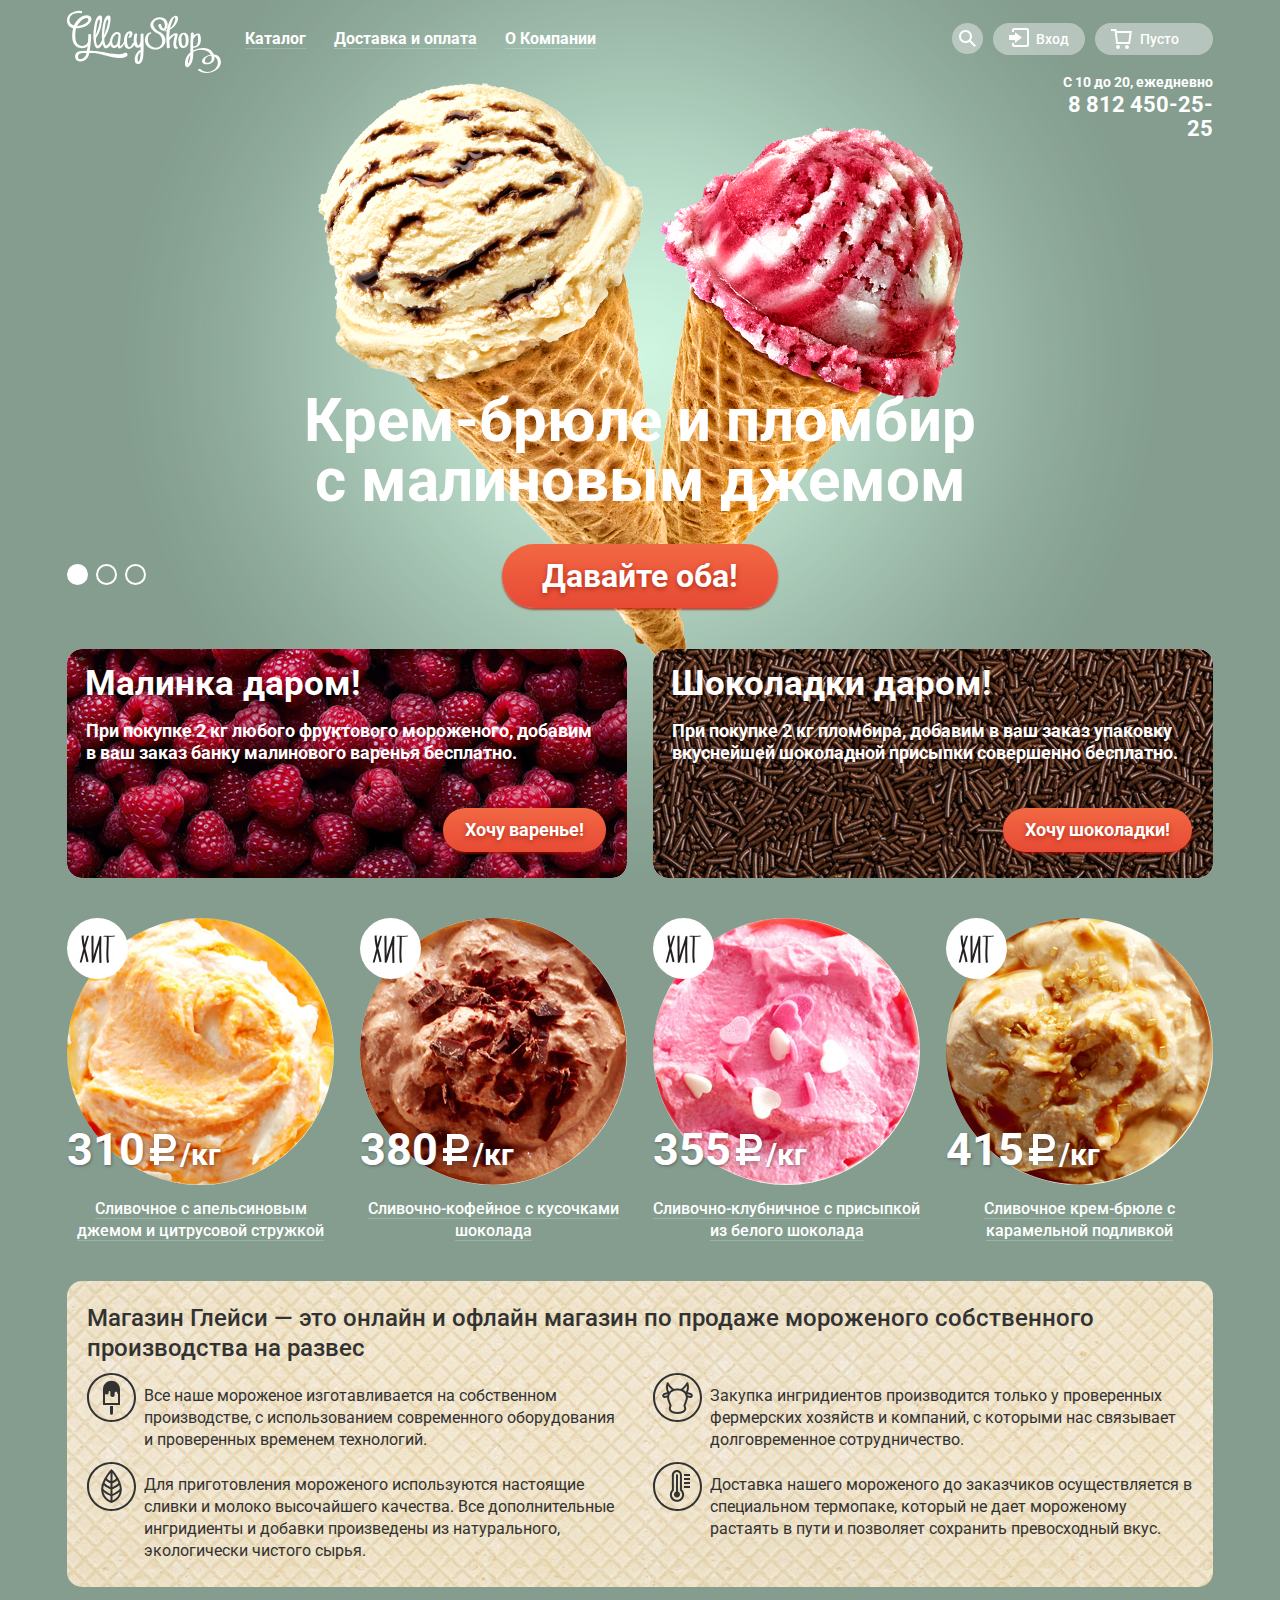
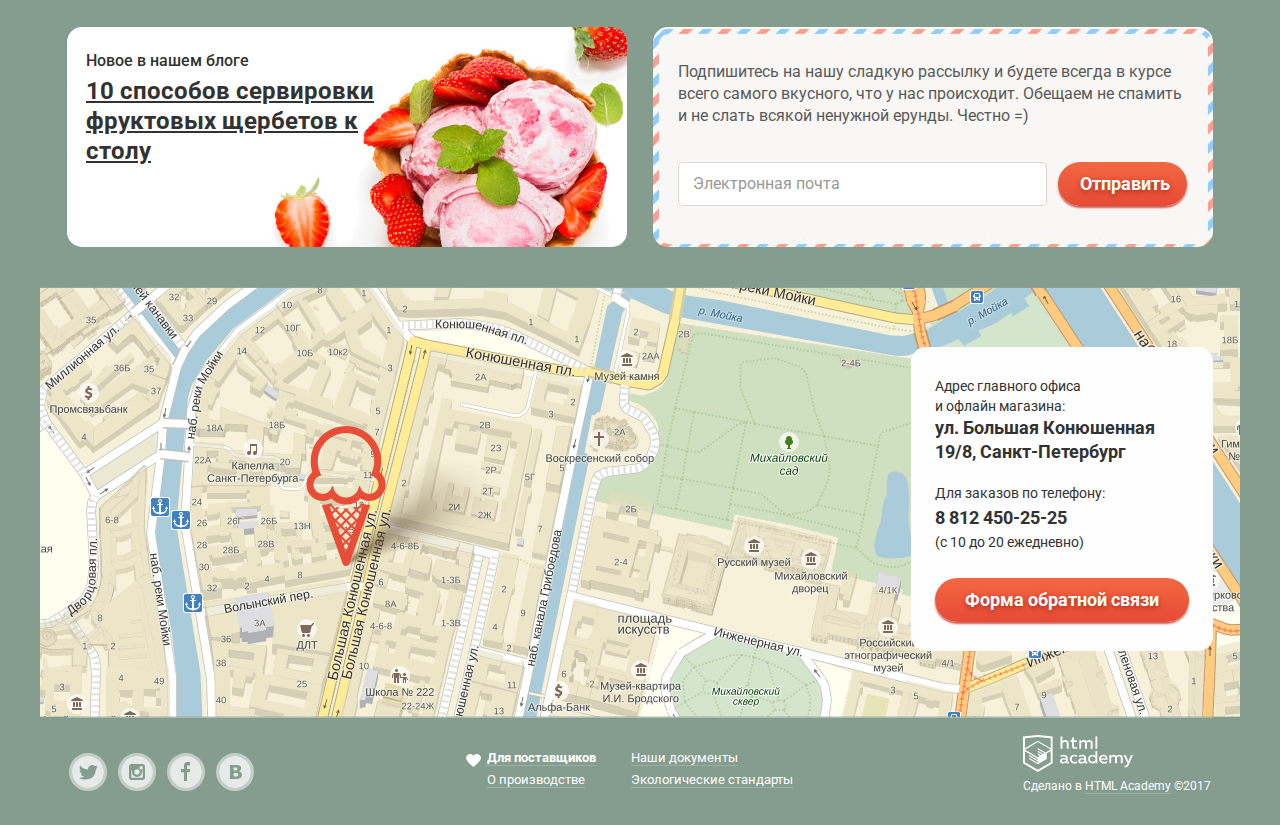
<file: index.html>
<!DOCTYPE html>
<html lang="ru">

<head>
    <meta charset="utf-8">
    <title>HTML Academy: Глейси</title>
    <link href="https://fonts.googleapis.com/css?family=Roboto:400,500,700" rel="stylesheet">
    <link href="css/normalize.css" rel="stylesheet">
    <link href="css/style.min.css" rel="stylesheet">
</head>

<body>
    <input type="radio" id="btn-1" name="toggle" checked>
    <input type="radio" id="btn-2" name="toggle">
    <input type="radio" id="btn-3" name="toggle">
    <div class="site-wrapper">
        <div class="content-wrapper">
            <header class="main-header container">
                <nav class="main-navigation">
                    <a class="main-header-logo">
                        <img src="img/logo.svg" alt="Логотип магазина мороженого «Глейси»" width="154" height="64">
                    </a>
                    <ul class="main-menu">
                        <li class="main-menu-item"><a href="#">Каталог</a>
                            <ul class="sub-menu">
                                <li class="brand-new"><a href="#">Новинки</a></li>
                                <li><a href="catalog.html">Сливочные</a></li>
                                <li><a href="#">Щербеты</a></li>
                                <li><a href="#">Фруктовый лед</a></li>
                                <li><a href="#">Мелорин</a></li>
                            </ul>
                        </li>
                        <li class="main-menu-item"><a href="#">Доставка и оплата</a></li>
                        <li class="main-menu-item"><a href="#">О Компании</a></li>
                    </ul>
                    <div class="user-navigation-wrapper">
                        <div class="user-navigation">
                            <button class="search" type="button"><span class="visually-hidden">Поиск</span></button>
                            <form class="search-form" action="https://echo.htmlacademy.ru" method="get">
                                <input id="search" type="search">
                                <div class="label-box">
                                    <label class="label-input label-input-search" for="search">Что ищем?</label>
                                </div>
                            </form>
                        </div>
                        <div class="user-navigation">
                            <a class="login-link" href="#">Вход</a>
                            <form class="login-form" action="https://echo.htmlacademy.ru" method="post">
                                <div>
                                    <input id="user-login" type="email" name="login">
                                    <div class="label-box">
                                        <label class="label-input" for="user-login">Электронная почта</label>
                                    </div>
                                </div>
                                <div>
                                    <input id="user-password" type="password" name="password">
                                    <div class="label-box">
                                        <label class="label-input" for="user-password">Пароль</label>
                                    </div>
                                </div>
                                <button class="btn btn-login" type="submit">Войти</button>
                                <p class="login-help">
                                    <a class="renew" href="#">Забыли пароль?</a>
                                    <a class="registration" href="#">Новая регистрация</a>
                                </p>
                            </form>
                        </div>
                        <div class="user-navigation">
                            <a class="cart-link-empty" href="cart.html">Пусто</a>
                        </div>
                    </div>
                </nav>
                <p class="header-contacts">
                    С 10 до 20, ежедневно
                    <a href="tel:88124502525">8 812 450-25-25</a>
                </p>
            </header>
            <main class="container">
                <h1 class="visually-hidden">Магазин по продаже мороженого «Глейси»</h1>
                <section class="promo-slider">
                    <h2 class="visually-hidden">Промо-акции нашего магазина</h2>
                    <div class="slide" id="slide1">
                        <h3 class="slide-title">Крем-брюле и пломбир с малиновым джемом</h3>
                        <a class="btn btn-slide" href="#">Давайте оба!</a>
                    </div>
                    <div class="slide" id="slide2">
                        <h3 class="slide-title">Шоколадный пломбир и лимонный сорбет</h3>
                        <a class="btn btn-slide" href="#">Давайте оба!</a>
                    </div>
                    <div class="slide" id="slide3">
                        <h3 class="slide-title">Пломбир с помадкой и клубничный щербет</h3>
                        <a class="btn btn-slide" href="#">Давайте оба!</a>
                    </div>
                    <div class="promo-slider-controls">
                        <label for="btn-1"></label>
                        <label for="btn-2"></label>
                        <label for="btn-3"></label>
                    </div>
                </section>
                <section class="bonus">
                    <h2 class="visually-hidden">Бонусы</h2>
                    <div class="bonus-item">
                        <h3>Малинка даром!</h3>
                        <p>
                            При покупке 2 кг любого фруктового мороженого, добавим в ваш заказ банку малинового варенья бесплатно.
                        </p>
                        <a class="btn btn-bonus" href="#">Хочу варенье!</a>
                    </div>
                    <div class="bonus-item">
                        <h3>Шоколадки даром!</h3>
                        <p>
                            При покупке 2 кг пломбира, добавим в ваш заказ упаковку вкуснейшей шоколадной присыпки совершенно бесплатно.
                        </p>
                        <a class="btn btn-bonus" href="#">Хочу шоколадки!</a>
                    </div>
                </section>
                <section class="hits">
                    <h2 class="visually-hidden">Популярные товары</h2>
                    <article class="product-item product-item-hits">
                        <figure class="round-shape">
                            <img src="img/creamy-orange-citrus.jpg" alt="Сливочное с апельсиновым джемом и цитрусовой стружкой" width="267" height="267">
                            <figcaption class="product-price">
                                310
                                <svg xmlns="http://www.w3.org/2000/svg" xmlns:xlink="http://www.w3.org/1999/xlink" x="0px" y="0px" width="31px" height="36px" viewBox="0 0 31 36" enable-background="new 0 0 31 36" xml:space="preserve">
                                    <path fill="#FFFFFF" d="M11,21h7.451c5.247,0,9.5-4.253,9.5-9.5S23.698,2,18.451,2H11H7.379H6v14H2v5h4v3H2v5h4v4h5
                                    v-4h15v-5H11V21z M11,7h7.451V6.97c2.501,0,4.529,2.028,4.529,4.53s-2.028,4.53-4.529,4.53V16H11V7z"/>
                                </svg>
                                <span>/кг</span>
                            </figcaption>
                        </figure>
                        <a class="product-description" href="#">Сливочное с апельсиновым джемом и цитрусовой стружкой</a>
                        <div class="product-preview-hover">
                            <a class="btn btn-preview" href="#">Быстрый просмотр</a>
                        </div>
                    </article>
                    <article class="product-item product-item-hits">
                        <figure class="round-shape">
                            <img src="img/creamy-coffee-chocolate.jpg" alt="Сливочно-кофейное с кусочками шоколада" width="267" height="267">
                            <figcaption class="product-price">
                                380
                                <svg xmlns="http://www.w3.org/2000/svg" xmlns:xlink="http://www.w3.org/1999/xlink" x="0px" y="0px" width="31px" height="36px" viewBox="0 0 31 36" enable-background="new 0 0 31 36" xml:space="preserve">
                                    <path fill="#FFFFFF" d="M11,21h7.451c5.247,0,9.5-4.253,9.5-9.5S23.698,2,18.451,2H11H7.379H6v14H2v5h4v3H2v5h4v4h5
                                    v-4h15v-5H11V21z M11,7h7.451V6.97c2.501,0,4.529,2.028,4.529,4.53s-2.028,4.53-4.529,4.53V16H11V7z"/>
                                </svg>
                                <span>/кг</span>
                            </figcaption>
                        </figure>
                        <a class="product-description" href="#">Сливочно-кофейное с кусочками шоколада</a>
                        <div class="product-preview-hover">
                            <a class="btn btn-preview" href="#">Быстрый просмотр</a>
                        </div>
                    </article>
                    <article class="product-item product-item-hits">
                        <figure class="round-shape">
                            <img src="img/creamy-strawberry-chocolate.jpg" alt="Сливочно-клубничное с присыпкой из белого шоколада" width="267" height="267">
                            <figcaption class="product-price">
                                355
                                <svg xmlns="http://www.w3.org/2000/svg" xmlns:xlink="http://www.w3.org/1999/xlink" x="0px" y="0px" width="31px" height="36px" viewBox="0 0 31 36" enable-background="new 0 0 31 36" xml:space="preserve">
                                    <path fill="#FFFFFF" d="M11,21h7.451c5.247,0,9.5-4.253,9.5-9.5S23.698,2,18.451,2H11H7.379H6v14H2v5h4v3H2v5h4v4h5
                                    v-4h15v-5H11V21z M11,7h7.451V6.97c2.501,0,4.529,2.028,4.529,4.53s-2.028,4.53-4.529,4.53V16H11V7z"/>
                                </svg>
                                <span>/кг</span>
                            </figcaption>
                        </figure>
                        <a class="product-description" href="#">Сливочно-клубничное с присыпкой из белого шоколада</a>
                        <div class="product-preview-hover">
                            <a class="btn btn-preview" href="#">Быстрый просмотр</a>
                        </div>
                    </article>
                    <article class="product-item product-item-hits">
                        <figure class="round-shape">
                            <img src="img/creamy-brulle-caramel.jpg" alt="Сливочное крем-брюле с карамельной подливкой" width="267" height="267">
                            <figcaption class="product-price">
                                415
                                <svg xmlns="http://www.w3.org/2000/svg" xmlns:xlink="http://www.w3.org/1999/xlink" x="0px" y="0px" width="31px" height="36px" viewBox="0 0 31 36" enable-background="new 0 0 31 36" xml:space="preserve">
                                    <path fill="#FFFFFF" d="M11,21h7.451c5.247,0,9.5-4.253,9.5-9.5S23.698,2,18.451,2H11H7.379H6v14H2v5h4v3H2v5h4v4h5
                                    v-4h15v-5H11V21z M11,7h7.451V6.97c2.501,0,4.529,2.028,4.529,4.53s-2.028,4.53-4.529,4.53V16H11V7z"/>
                                </svg>
                                <span>/кг</span>
                            </figcaption>
                        </figure>
                        <a class="product-description" href="#">Сливочное крем-брюле с карамельной подливкой</a>
                        <div class="product-preview-hover">
                            <a class="btn btn-preview" href="#">Быстрый просмотр</a>
                        </div>
                    </article>
                </section>
                <section class="features">
                    <h2 class="visually-hidden">Преимущества</h2>
                    <h3>Магазин Глейси — это онлайн и офлайн магазин по продаже мороженого собственного производства на развес</h3>
                    <div class="features-wrapper">
                        <p>
                            Все наше мороженое изготавливается на собственном производстве, с использованием современного оборудования и проверенных временем технологий.
                        </p>
                        <p>
                            Закупка ингридиентов производится только у проверенных фермерских хозяйств и компаний, с которыми нас связывает долговременное сотрудничество.
                        </p>
                        <p>
                            Для приготовления мороженого используются настоящие сливки и молоко высочайшего качества. Все дополнительные ингридиенты и добавки произведены из натурального, экологически чистого сырья.
                        </p>
                        <p>
                            Доставка нашего мороженого до заказчиков осуществляется в специальном термопаке, который не дает мороженому растаять в пути и позволяет сохранить превосходный вкус.
                        </p>
                    </div>
                </section>
                <div class="column-wrapper">
                    <article class="from-blog">
                        <h2>Новое в нашем блоге</h2>
                        <a href="#">10 способов сервировки фруктовых щербетов к столу</a>
                    </article>
                    <section class="subscription">
                        <h2 class="visually-hidden">Оформить подписку</h2>
                        <p>
                            Подпишитесь на нашу сладкую рассылку и будете всегда в курсе всего самого вкусного, что у нас происходит. Обещаем не спамить и не слать всякой ненужной ерунды. Честно &#61;&#41;
                        </p>
                        <form class="subscription-form" action="https://echo.htmlacademy.ru" method="post">
                            <div class="subscription-form-wrapper">
                                <input id="user-email" type="email" name="email">
                                <div class="label-box">
                                    <label class="label-input label-subscription" for="user-email">Электронная почта</label>
                                </div>
                            </div>
                            <button class="btn btn-subscription" type="submit">Отправить</button>
                        </form>
                    </section>
                </div>
            </main>
            <section class="contacts">
                <div class="map">
                    <h2 class="visually-hidden">Как до нас добраться</h2>
                    <iframe src="https://www.google.com/maps/embed?pb=!1m14!1m8!1m3!1d3997.301856430468!2d30.328125632293705!3d59.93793430034172!3m2!1i1024!2i768!4f13.1!3m3!1m2!1s0x4696310fca5ba729%3A0xea9c53d4493c879f!2sBolshaya+Konyushennaya+ul.%2C+19%2C+Sankt-Peterburg%2C+Russia%2C+191186!5e0!3m2!1sen!2sru!4v1504854177634" allowfullscreen></iframe>
                    <div>
                        <img src="img/map-with-pin.png" width="1200" height="430" alt="Офис магазина по адресу ул. Большая Конюшенная 19/8, Санкт-Петербург">
                    </div>
                </div>
                <div class="contacts-info-wrapper container">
                    <div class="contacts-info">
                        <h2 class="visually-hidden">Контактная информация</h2>
                        <span class="info info-address">Адрес главного офиса и офлайн магазина:</span>
                        <span class="contacts-address">ул. Большая Конюшенная 19/8, Санкт-Петербург</span>
                        <span class="info info-phone">Для заказов по телефону:</span>
                        <a class="contacts-phone" href="tel:88124502525">8 812 450-25-25</a>
                        <span class="info info-hours">&#40;с 10 до 20 ежедневно&#41;</span>
                        <a class="btn btn-feedback" href="feedback.html">Форма обратной связи</a>
                    </div>
                </div>
            </section>
            <footer class="main-footer container">
                <ul class="footer-social">
                    <li>
                        <a class="btn-social" href="#" target="_blank">
                            <span class="visually-hidden">Twitter</span>
                            <svg xmlns="http://www.w3.org/2000/svg" width="32" height="32" viewBox="0 0 32 32">
                                <path fill="currentColor"
                                d="M16 0C7.164 0 0 7.164 0 16c0 8.837 7.164 16 16 16 8.837 0 16-7.163 16-16 0-8.836-7.163-16-16-16zm7.944 12.809c-.251 6.516-3.463 10.832-10.992 10.702h-.486c-.447 0-4.543-.443-5.344-1.823 2.479.19 4.247-.406 5.12-1.136-1.048-.289-2.923-.461-3.251-2.848.384.104.618.221 1.299.113-1.307-.824-2.758-1.519-2.679-3.643.311.317 1.164.518 1.46.457-.768-.233-2.149-3.244-.974-4.781 1.984 1.79 4.075 3.482 7.804 3.643.227-2.214 1.24-3.699 3.168-4.325 1.84-.479 3.255.26 3.901 1.138.737-.224 1.453-.466 2.193-.685-.004.833-.569 1.463-.935 1.709.747.165 1.423-.475 1.423-.475-.184.963-1.094 1.725-1.707 1.954z"/>
                            </svg>
                        </a>
                    </li>
                    <li>
                        <a class="btn-social" href="#" target="_blank">
                            <span class="visually-hidden">Instagram</span>
                            <svg xmlns="http://www.w3.org/2000/svg" width="32px" height="32px" viewBox="0 0 32 32">
                                <g>
                                   <path fill="currentColor" d="M20.916,16c0,2.728-2.211,4.938-4.938,4.938S11.039,18.728,11.039,16c0-0.394,0.051-0.773,0.138-1.14
                                      h-0.897v6.838h11.396V14.86h-0.897C20.865,15.227,20.916,15.606,20.916,16z"/>
                                   <path fill="currentColor" d="M15.978,18.659c1.466,0,2.659-1.193,2.659-2.659s-1.193-2.659-2.659-2.659
                                      c-1.466,0-2.659,1.193-2.659,2.659S14.511,18.659,15.978,18.659z"/>
                                   <rect x="18.637" y="10.302" fill="currentColor" width="3.039" height="3.039"/>
                                   <path fill="currentColor" d="M16,0C7.164,0,0,7.164,0,16c0,8.837,7.164,16,16,16c8.837,0,16-7.163,16-16C32,7.164,24.837,0,16,0z
                                   M23.955,21.698c0,1.254-1.025,2.279-2.279,2.279H10.279C9.026,23.978,8,22.952,8,21.698V10.302c0-1.253,1.026-2.279,2.279-2.279
                                  h11.396c1.254,0,2.279,1.026,2.279,2.279V21.698z"/>
                                </g>
                            </svg>
                        </a>
                    </li>
                    <li>
                        <a class="btn-social" href="#" target="_blank">
                            <span class="visually-hidden">Facebook</span>
                            <svg xmlns="http://www.w3.org/2000/svg" width="32px" height="32px" viewBox="0 0 32 32">
                                <path fill="currentColor" d="M16,0C7.164,0,0,7.163,0,16s7.164,16,16,16c8.837,0,16-7.164,16-16S24.837,0,16,0z M20.062,9.455h-3.021
                                v3.444h3.021v3.445h-3.021v8.61h-3.021v-8.61H11v-3.445h3.021V9.455c0-1.902,1.353-3.445,3.021-3.445h3.021V9.455z"/>
                            </svg>
                        </a>
                    </li>
                    <li>
                        <a class="btn-social" href="#" target="_blank">
                            <span class="visually-hidden">Vkontakte</span>
                            <svg xmlns="http://www.w3.org/2000/svg" width="32" height="32" viewBox="0 0 32 32">
                                <g>
                                    <path fill="currentColor"
                                    d="M16.637 14.495c.402-.019.719-.082.951-.188.326-.145.54-.33.641-.559.101-.229.15-.496.15-.797 0-.232-.058-.465-.174-.697-.116-.232-.322-.405-.617-.517-.264-.1-.592-.155-.984-.165a76.242 76.242 0 0 0-1.652-.014h-.339v2.965h.565c.571 0 1.057-.009 1.459-.028zM18.118 17.084c-.282-.081-.672-.125-1.166-.132a127.97 127.97 0 0 0-1.55-.009h-.79v3.493h.264c1.014 0 1.74-.003 2.18-.009a3.2 3.2 0 0 0 1.212-.245c.377-.157.633-.364.774-.625s.214-.562.214-.9c0-.446-.088-.788-.261-1.03-.17-.241-.464-.423-.877-.543z"/>
                                    <path fill="currentColor"
                                    d="M16 0C7.164 0 0 7.164 0 16c0 8.837 7.164 16 16 16 8.837 0 16-7.163 16-16 0-8.836-7.163-16-16-16zm6.602 20.531a3.73 3.73 0 0 1-1.124 1.327c-.552.415-1.161.71-1.823.886s-1.501.264-2.519.264h-6.121V8.987h5.443c1.13 0 1.957.038 2.48.113a5.126 5.126 0 0 1 1.561.5c.533.27.929.632 1.189 1.087.26.455.392.975.392 1.558 0 .678-.179 1.278-.536 1.795-.358.518-.863.92-1.517 1.208v.075c.917.182 1.642.559 2.179 1.13.537.571.807 1.325.807 2.261 0 .678-.138 1.283-.411 1.817z"/>
                                </g>
                            </svg>
                        </a>
                    </li>
                </ul>
                <ul class="footer-navigation">
                    <li><a class="link-with-love" href="#">Для поставщиков</a></li>
                    <li><a href="#">Наши документы</a></li>
                    <li><a href="#">О производстве</a></li>
                    <li><a href="#">Экологические стандарты</a></li>
                </ul>
                <div class="copyright-wrapper">
                    <img src="img/logo-htmlacademy.svg" alt="Логотип разработчика нашего сайта «HTML Academy»" width="110" height="30">
                    <p class="footer-copyright">
                        Сделано в <a href="https://htmlacademy.ru" target="_blank">HTML Academy</a> &copy;2017
                    </p>
                </div>
            </footer>
            <section class="modal-feedback">
                <h2 class="visually-hidden">Форма обратной связи</h2>
                <b>Мы обязательно вам ответим!</b>
                <button class="btn-close" type="button">Закрыть</button>
                <form class="feedback-form" action="https://echo.htmlacademy.ru" method="post">
                    <div>
                        <input id="name" type="text" name="name">
                        <div class="label-box">
                            <label class="label-input" for="name">Как вас зовут?</label>
                        </div>
                    </div>
                    <div>
                        <input id="email" type="email" name="email">
                        <div class="label-box">
                            <label class="label-input" for="email">Ваша почта для ответа?</label>
                        </div>
                    </div>
                    <div>
                        <textarea id="feedback-field" name="feedback-text" rows="7" cols="30"></textarea>
                        <div class="label-box">
                            <label class="label-input label-textarea" for="feedback-field">Напишите что-нибудь...</label>
                        </div>
                    </div>
                    <button class="btn btn-modal" type="submit">Отправить</button>
                </form>
            </section>
        </div>
    </div>
    <script src="js/scripts.min.js"></script>
</body>
</html>
</file>
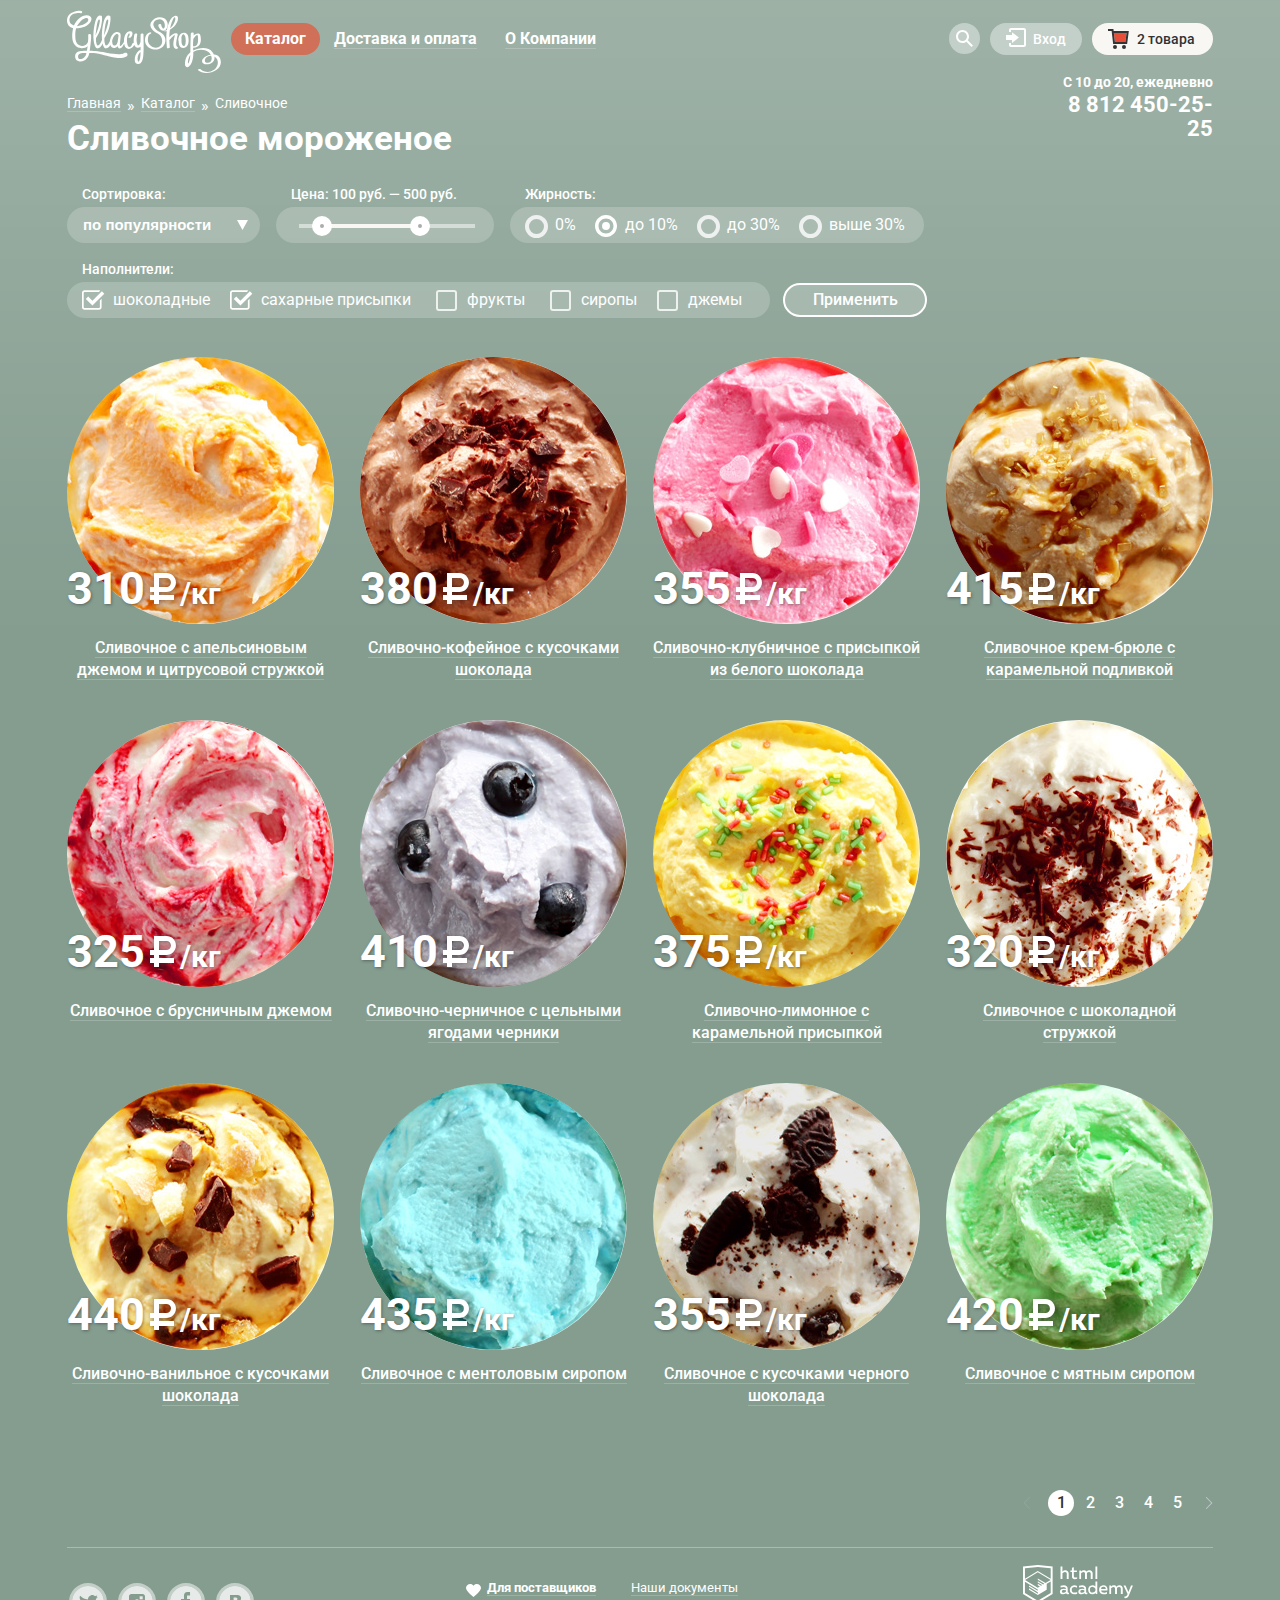
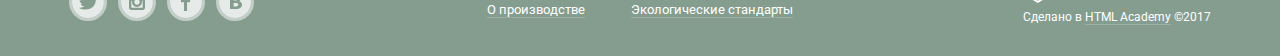
<file: catalog.html>
<!DOCTYPE html>
<html lang="ru">
<head>
    <meta charset="utf-8">
    <title>HTML Academy: Глейси - Каталог</title>
    <link href="https://fonts.googleapis.com/css?family=Roboto:400,500,700" rel="stylesheet">
    <link href="css/normalize.css" rel="stylesheet">
    <link href="css/style.min.css" rel="stylesheet">
</head>
<body class="catalog-page">
    <header class="main-header container">
        <nav class="main-navigation">
            <a class="main-header-logo" href="index.html">
                <img src="img/logo.svg" alt="Логотип магазина мороженого «Глейси»" width="154" height="64">
            </a>
            <ul class="main-menu">
                <li class="main-menu-item main-menu-current"><a href="#">Каталог</a>
                    <ul class="sub-menu">
                        <li class="brand-new"><a href="#">Новинки</a></li>
                        <li class="sub-menu-current"><a href="#">Сливочные</a></li>
                        <li><a href="#">Щербеты</a></li>
                        <li><a href="#">Фруктовый лед</a></li>
                        <li><a href="#">Мелорин</a></li>
                    </ul>
                </li>
                <li class="main-menu-item"><a href="#">Доставка и оплата</a></li>
                <li class="main-menu-item"><a href="#">О Компании</a></li>
            </ul>
            <div class="user-navigation-wrapper">
                <div class="user-navigation">
                    <button class="search" type="button">
                       <span class="visually-hidden">Поиск</span>
                    </button>
                    <form class="search-form" action="https://echo.htmlacademy.ru" method="get">
                        <input id="search" type="search">
                        <div class="label-box">
                            <label class="label-input label-input-search" for="search">Что ищем?</label>
                        </div>
                    </form>  
                </div>
                <div class="user-navigation">
                    <a class="login-link" href="#">Вход</a>
                    <form class="login-form" action="https://echo.htmlacademy.ru" method="post">
                        <div>
                            <input id="user-login" type="email" name="login">
                            <div class="label-box">
                                <label class="label-input" for="user-login">Электронная почта</label>
                            </div>
                        </div>
                        <div>
                            <input id="user-password" type="password" name="password">
                            <div class="label-box">
                                <label class="label-input" for="user-password">Пароль</label>
                            </div>
                        </div>
                        <button class="btn btn-login" type="submit">Войти</button>
                        <p class="login-help">
                            <a class="renew" href="#">Забыли пароль?</a>
                            <a class="registration" href="#">Новая регистрация</a>
                        </p>
                    </form>
                </div>
                <div class="user-navigation">
                    <a class="cart-link-order" href="cart.html">2 товара</a>
                    <section class="cart-order">
                        <h3 class="visually-hidden">Корзина с товарами</h3>
                        <table class="cart-table">
                            <tbody>
                                <tr class="cart-table-row">
                                    <td class="cart-table-cell-col1"><button class="btn-cart-remove" type="button"><span class="visually-hidden">Удалить</span></button></td>
                                    <td class="cart-table-cell-col2"><img src="img/mini-creamy-orange.jpg" alt="Пломбир с апельсиновым джемом" width="33" height="33"></td>
                                    <td class="cart-table-cell-col3"><a href="#">Пломбир с апельсиновым джемом</a></td>
                                    <td class="cart-table-cell-col4">1,5 кг</td>
                                    <td class="cart-table-cell-col5">х 200 руб.</td>
                                    <td class="cart-table-cell-col6">300 руб.</td>
                                </tr>
                                <tr class="cart-table-row2">
                                    <td class="cart-table-cell-col1"><button class="btn-cart-remove" type="button"><span class="visually-hidden">Удалить</span></button></td>
                                    <td class="cart-table-cell-col2"><img src="img/mini-creamy-strawberry-chocolate.jpg" alt="Клубничный пломбир с присыпкой из белого шоколада" width="33" height="33"></td>
                                    <td class="cart-table-cell-col3"><a href="#">Клубничный пломбир с присыпкой из белого шоколада</a></td>
                                    <td class="cart-table-cell-col4">1,5 кг</td>
                                    <td class="cart-table-cell-col5"> х 300 руб.</td>
                                    <td class="cart-table-cell-col6">450 руб.</td>
                                </tr>
                            </tbody>
                        </table>
                        <p class="cart-table-total">
                            Итого: 750 руб.
                        </p>
                        <a class="btn btn-order" href="cart.html">Оформить заказ</a>
                    </section>
                </div>
            </div>
        </nav>       
        <div class="catalog-header-wrapper">
            <ul class="breadcrumbs">
                <li><a href="index.html">Главная</a></li>
                <li><a href="#">Каталог</a></li>
                <li class="breadcrumbs-current"><a>Сливочное</a></li>
            </ul>            
            <p class="header-contacts">
                С 10 до 20, ежедневно
                <a href="tel:88124502525">8 812 450-25-25</a>
            </p>
        </div>     
    </header>
    <main class="container">
        <h1>Сливочное мороженое</h1>
        <section class="filters">
            <h2 class="visually-hidden">Фильтры товаров</h2>
            <form class="filters-form" method="get" action="https://echo.htmlacademy.ru">
                <fieldset class="filters-sort">
                    <legend>Сортировка:</legend>
                    <select class="filters-select-sort" name="sort-by">
                        <option value="by-popularity" selected>по популярности</option>
                        <option value="price-low-to-high">сначала недорогие</option>
                        <option value="price-high-to-low">сначала дорогие</option>
                        <option value="by-richness">по жирности</option>
                    </select>
                </fieldset>
                <fieldset class="filters-price">
                    <legend>Цена: 100 руб. — 500 руб.</legend>
                    <div class="price-range">
                        <div class="price-slide"></div>
                        <div class="price-pointer">
                            <div class="pointer-left"></div>
                            <div class="pointer-right"></div>
                        </div>
                    </div>
                </fieldset>
                <fieldset class="filters-richness">
                    <legend>Жирность:</legend>
                    <ul>
                        <li>
                            <label class="filters-radio" for="filter-fat-free">
                                <input class="visually-hidden filter-input-radio" id="filter-fat-free" type="radio" name="richness" value="fat-free">
                                <span class="radio-indicator"></span>
                                0&#37;
                            </label>
                        </li>
                        <li>
                            <label class="filters-radio" for="filter-before-10">
                                <input class="visually-hidden filter-input-radio" id="filter-before-10" type="radio" name="richness" value="before-10%" checked>
                                <span class="radio-indicator"></span>
                                до 10&#37;
                            </label>
                        </li>
                        <li>
                           <label  class="filters-radio" for="filter-before-30">
                                <input class="visually-hidden filter-input-radio" id="filter-before-30" type="radio" name="richness" value="before-30%">
                                <span class="radio-indicator"></span>
                                до 30&#37;
                            </label>
                        </li>
                        <li>
                           <label class="filters-radio" for="filter-after-30">
                                <input class="visually-hidden filter-input-radio" id="filter-after-30" type="radio" name="richness" value="after-30%">
                                <span class="radio-indicator"></span>
                                выше 30&#37;
                            </label>
                        </li>
                    </ul>
                </fieldset>
                <fieldset class="filters-fillings">
                    <legend>Наполнители:</legend>
                    <ul>
                        <li>
                            <label class="filters-checkbox" for="filter-chocolate">
                                <input class="visually-hidden filter-input-checkbox" id="filter-chocolate" type="checkbox" name="chocolate" checked>
                                <span class="checkbox-indicator"></span>
                                шоколадные
                            </label>
                        </li>
                        <li>
                            <label class="filters-checkbox"  for="filter-sugar">
                                <input class="visually-hidden filter-input-checkbox" id="filter-sugar" type="checkbox" name="sugar" checked>
                                <span class="checkbox-indicator"></span>
                                сахарные присыпки
                            </label>
                        </li>
                        <li class="fillings-fruits">
                            <label class="filters-checkbox"  for="filter-fruits">
                                <input class="visually-hidden filter-input-checkbox" id="filter-fruits" type="checkbox" name="fruits">
                                <span class="checkbox-indicator"></span>
                                фрукты
                            </label>
                        </li>
                        <li>
                            <label class="filters-checkbox"  for="filter-syrups">
                                <input class="visually-hidden filter-input-checkbox" id="filter-syrups" type="checkbox" name="syrups">
                                <span class="checkbox-indicator"></span>
                                сиропы
                            </label>
                        </li>
                        <li class="fillings-jams">
                            <label class="filters-checkbox"  for="filter-jams">
                                <input class="visually-hidden filter-input-checkbox" id="filter-jams" type="checkbox" name="jams">
                                <span class="checkbox-indicator"></span>
                                джемы
                            </label>
                        </li>
                    </ul>
                </fieldset>
                <button class="btn-filters" type="submit">Применить</button>
            </form>
        </section>
        <section class="product">
            <h2 class="visually-hidden">Список сливочного мороженого</h2>
            <article class="product-item">
                <figure class="round-shape">
                    <img src="img/creamy-orange-citrus.jpg" alt="Сливочное с апельсиновым джемом и цитрусовой стружкой" width="267" height="267">
                    <figcaption class="product-price">
                        310
                        <svg xmlns="http://www.w3.org/2000/svg" xmlns:xlink="http://www.w3.org/1999/xlink" x="0px" y="0px" width="31px" height="36px" viewBox="0 0 31 36" enable-background="new 0 0 31 36" xml:space="preserve">
                            <path fill="#FFFFFF" d="M11,21h7.451c5.247,0,9.5-4.253,9.5-9.5S23.698,2,18.451,2H11H7.379H6v14H2v5h4v3H2v5h4v4h5
                            v-4h15v-5H11V21z M11,7h7.451V6.97c2.501,0,4.529,2.028,4.529,4.53s-2.028,4.53-4.529,4.53V16H11V7z"/>
                        </svg>
                        <span>/кг</span>
                    </figcaption>
                </figure>
                <a class="product-description" href="#">Сливочное с апельсиновым джемом и цитрусовой стружкой</a>
                <div class="product-preview-hover">
                    <a class="btn btn-preview" href="#">Быстрый просмотр</a>
                </div>
            </article>
            <article class="product-item">
                <figure class="round-shape">
                    <img src="img/creamy-coffee-chocolate.jpg" alt="Сливочно-кофейное с кусочками шоколада" width="267" height="267">
                    <figcaption class="product-price">
                        380
                        <svg xmlns="http://www.w3.org/2000/svg" xmlns:xlink="http://www.w3.org/1999/xlink" x="0px" y="0px" width="31px" height="36px" viewBox="0 0 31 36" enable-background="new 0 0 31 36" xml:space="preserve">
                            <path fill="#FFFFFF" d="M11,21h7.451c5.247,0,9.5-4.253,9.5-9.5S23.698,2,18.451,2H11H7.379H6v14H2v5h4v3H2v5h4v4h5
                            v-4h15v-5H11V21z M11,7h7.451V6.97c2.501,0,4.529,2.028,4.529,4.53s-2.028,4.53-4.529,4.53V16H11V7z"/>
                        </svg>
                        <span>/кг</span>
                    </figcaption>
                </figure>
                <a class="product-description" href="#">Сливочно-кофейное с кусочками шоколада</a>
                <div class="product-preview-hover">
                    <a class="btn btn-preview" href="#">Быстрый просмотр</a>
                </div>
            </article>
            <article class="product-item">
                <figure class="round-shape">
                    <img src="img/creamy-strawberry-chocolate.jpg" alt="Сливочно-клубничное с присыпкой из белого шоколада" width="267" height="267">
                    <figcaption class="product-price">
                        355
                        <svg xmlns="http://www.w3.org/2000/svg" xmlns:xlink="http://www.w3.org/1999/xlink" x="0px" y="0px" width="31px" height="36px" viewBox="0 0 31 36" enable-background="new 0 0 31 36" xml:space="preserve">
                            <path fill="#FFFFFF" d="M11,21h7.451c5.247,0,9.5-4.253,9.5-9.5S23.698,2,18.451,2H11H7.379H6v14H2v5h4v3H2v5h4v4h5
                            v-4h15v-5H11V21z M11,7h7.451V6.97c2.501,0,4.529,2.028,4.529,4.53s-2.028,4.53-4.529,4.53V16H11V7z"/>
                        </svg>
                        <span>/кг</span>
                    </figcaption>
                </figure>
                <a class="product-description" href="#">Сливочно-клубничное с присыпкой из белого шоколада</a>
                <div class="product-preview-hover">
                    <a class="btn btn-preview" href="#">Быстрый просмотр</a>
                </div>
            </article>
            <article class="product-item">
                <figure class="round-shape">
                    <img src="img/creamy-brulle-caramel.jpg" alt="Сливочное крем-брюле с карамельной подливкой" width="267" height="267">
                    <figcaption class="product-price">
                        415
                        <svg xmlns="http://www.w3.org/2000/svg" xmlns:xlink="http://www.w3.org/1999/xlink" x="0px" y="0px" width="31px" height="36px" viewBox="0 0 31 36" enable-background="new 0 0 31 36" xml:space="preserve">
                            <path fill="#FFFFFF" d="M11,21h7.451c5.247,0,9.5-4.253,9.5-9.5S23.698,2,18.451,2H11H7.379H6v14H2v5h4v3H2v5h4v4h5
                            v-4h15v-5H11V21z M11,7h7.451V6.97c2.501,0,4.529,2.028,4.529,4.53s-2.028,4.53-4.529,4.53V16H11V7z"/>
                        </svg>
                        <span>/кг</span>
                    </figcaption>
                </figure>
                <a class="product-description" href="#">Сливочное крем-брюле с карамельной подливкой</a>
                <div class="product-preview-hover">
                    <a class="btn btn-preview" href="#">Быстрый просмотр</a>
                </div>
            </article>
            <article class="product-item">
                <figure class="round-shape">
                    <img src="img/creamy-lingonberry.jpg" alt="Сливочное с брусничным джемом" width="267" height="267">
                    <figcaption class="product-price">
                        325
                        <svg xmlns="http://www.w3.org/2000/svg" xmlns:xlink="http://www.w3.org/1999/xlink" x="0px" y="0px" width="31px" height="36px" viewBox="0 0 31 36" enable-background="new 0 0 31 36" xml:space="preserve">
                            <path fill="#FFFFFF" d="M11,21h7.451c5.247,0,9.5-4.253,9.5-9.5S23.698,2,18.451,2H11H7.379H6v14H2v5h4v3H2v5h4v4h5
                            v-4h15v-5H11V21z M11,7h7.451V6.97c2.501,0,4.529,2.028,4.529,4.53s-2.028,4.53-4.529,4.53V16H11V7z"/>
                        </svg>
                        <span>/кг</span>
                    </figcaption>
                </figure>
                <a class="product-description" href="#">Сливочное с брусничным джемом</a>
                <div class="product-preview-hover">
                    <a class="btn btn-preview" href="#">Быстрый просмотр</a>
                </div>
            </article>
            <article class="product-item">
                <figure class="round-shape">
                    <img src="img/creamy-blueberry.jpg" alt="Сливочно-черничное с цельными ягодами черники" width="267" height="267">
                    <figcaption class="product-price">
                        410
                        <svg xmlns="http://www.w3.org/2000/svg" xmlns:xlink="http://www.w3.org/1999/xlink" x="0px" y="0px" width="31px" height="36px" viewBox="0 0 31 36" enable-background="new 0 0 31 36" xml:space="preserve">
                            <path fill="#FFFFFF" d="M11,21h7.451c5.247,0,9.5-4.253,9.5-9.5S23.698,2,18.451,2H11H7.379H6v14H2v5h4v3H2v5h4v4h5
                            v-4h15v-5H11V21z M11,7h7.451V6.97c2.501,0,4.529,2.028,4.529,4.53s-2.028,4.53-4.529,4.53V16H11V7z"/>
                        </svg>
                        <span>/кг</span>
                    </figcaption>
                </figure>
                <a class="product-description" href="#">Сливочно-черничное с цельными ягодами черники</a>
                <div class="product-preview-hover">
                    <a class="btn btn-preview" href="#">Быстрый просмотр</a>
                </div>
            </article>
            <article class="product-item">
                <figure class="round-shape">
                    <img src="img/creamy-lemon-caramel.jpg" alt="Сливочно-лимонное с карамельной присыпкой" width="267" height="267">
                    <figcaption class="product-price">
                        375
                        <svg xmlns="http://www.w3.org/2000/svg" xmlns:xlink="http://www.w3.org/1999/xlink" x="0px" y="0px" width="31px" height="36px" viewBox="0 0 31 36" enable-background="new 0 0 31 36" xml:space="preserve">
                            <path fill="#FFFFFF" d="M11,21h7.451c5.247,0,9.5-4.253,9.5-9.5S23.698,2,18.451,2H11H7.379H6v14H2v5h4v3H2v5h4v4h5
                            v-4h15v-5H11V21z M11,7h7.451V6.97c2.501,0,4.529,2.028,4.529,4.53s-2.028,4.53-4.529,4.53V16H11V7z"/>
                        </svg>
                        <span>/кг</span>
                    </figcaption>
                </figure>
                <a class="product-description" href="#">Сливочно-лимонное с карамельной присыпкой</a>
                <div class="product-preview-hover">
                    <a class="btn btn-preview" href="#">Быстрый просмотр</a>
                </div>
            </article>
            <article class="product-item">
                <figure class="round-shape">
                    <img src="img/creamy-chocolate.jpg" alt="Сливочное с шоколадной стружкой" width="267" height="267">
                    <figcaption class="product-price">
                        320
                        <svg xmlns="http://www.w3.org/2000/svg" xmlns:xlink="http://www.w3.org/1999/xlink" x="0px" y="0px" width="31px" height="36px" viewBox="0 0 31 36" enable-background="new 0 0 31 36" xml:space="preserve">
                            <path fill="#FFFFFF" d="M11,21h7.451c5.247,0,9.5-4.253,9.5-9.5S23.698,2,18.451,2H11H7.379H6v14H2v5h4v3H2v5h4v4h5
                            v-4h15v-5H11V21z M11,7h7.451V6.97c2.501,0,4.529,2.028,4.529,4.53s-2.028,4.53-4.529,4.53V16H11V7z"/>
                        </svg>
                        <span>/кг</span>
                    </figcaption>
                </figure>
                <a class="product-description" href="#">Сливочное с шоколадной стружкой</a>
                <div class="product-preview-hover">
                    <a class="btn btn-preview" href="#">Быстрый просмотр</a>
                </div>
            </article>
            <article class="product-item">
                <figure class="round-shape">
                    <img src="img/creamy-vanilla-chocolate.jpg" alt="Сливочно-ванильное с кусочками шоколада" width="267" height="267">
                    <figcaption class="product-price">
                        440
                        <svg xmlns="http://www.w3.org/2000/svg" xmlns:xlink="http://www.w3.org/1999/xlink" x="0px" y="0px" width="31px" height="36px" viewBox="0 0 31 36" enable-background="new 0 0 31 36" xml:space="preserve">
                            <path fill="#FFFFFF" d="M11,21h7.451c5.247,0,9.5-4.253,9.5-9.5S23.698,2,18.451,2H11H7.379H6v14H2v5h4v3H2v5h4v4h5
                            v-4h15v-5H11V21z M11,7h7.451V6.97c2.501,0,4.529,2.028,4.529,4.53s-2.028,4.53-4.529,4.53V16H11V7z"/>
                        </svg>
                        <span>/кг</span>
                    </figcaption>
                </figure>
                <a class="product-description" href="#">Сливочно-ванильное с кусочками шоколада</a>
                <div class="product-preview-hover">
                    <a class="btn btn-preview" href="#">Быстрый просмотр</a>
                </div>
            </article>
            <article class="product-item">
                <figure class="round-shape">
                    <img src="img/creamy-menthol.jpg" alt="Сливочное с ментоловым сиропом" width="267" height="267">
                    <figcaption class="product-price">
                        435
                        <svg xmlns="http://www.w3.org/2000/svg" xmlns:xlink="http://www.w3.org/1999/xlink" x="0px" y="0px" width="31px" height="36px" viewBox="0 0 31 36" enable-background="new 0 0 31 36" xml:space="preserve">
                            <path fill="#FFFFFF" d="M11,21h7.451c5.247,0,9.5-4.253,9.5-9.5S23.698,2,18.451,2H11H7.379H6v14H2v5h4v3H2v5h4v4h5
                            v-4h15v-5H11V21z M11,7h7.451V6.97c2.501,0,4.529,2.028,4.529,4.53s-2.028,4.53-4.529,4.53V16H11V7z"/>
                        </svg>
                        <span>/кг</span>
                    </figcaption>
                </figure>
                <a class="product-description" href="#">Сливочное с ментоловым сиропом</a>
                <div class="product-preview-hover">
                    <a class="btn btn-preview" href="#">Быстрый просмотр</a>
                </div>
            </article>
            <article class="product-item">
                <figure class="round-shape">
                    <img src="img/creamy-black-chocolate.jpg" alt="Сливочное с кусочками черного шоколада" width="267" height="267">
                    <figcaption class="product-price">
                        355
                        <svg xmlns="http://www.w3.org/2000/svg" xmlns:xlink="http://www.w3.org/1999/xlink" x="0px" y="0px" width="31px" height="36px" viewBox="0 0 31 36" enable-background="new 0 0 31 36" xml:space="preserve">
                            <path fill="#FFFFFF" d="M11,21h7.451c5.247,0,9.5-4.253,9.5-9.5S23.698,2,18.451,2H11H7.379H6v14H2v5h4v3H2v5h4v4h5
                            v-4h15v-5H11V21z M11,7h7.451V6.97c2.501,0,4.529,2.028,4.529,4.53s-2.028,4.53-4.529,4.53V16H11V7z"/>
                        </svg>
                        <span>/кг</span>
                    </figcaption>
                </figure>
                <a class="product-description" href="#">Сливочное с кусочками черного шоколада</a>
                <div class="product-preview-hover">
                    <a class="btn btn-preview" href="#">Быстрый просмотр</a>
                </div>
            </article>
            <article class="product-item">
                <figure class="round-shape">
                    <img src="img/creamy-mint.jpg" alt="Сливочное с мятным сиропом" width="267" height="267">
                    <figcaption class="product-price">
                        420
                        <svg xmlns="http://www.w3.org/2000/svg" xmlns:xlink="http://www.w3.org/1999/xlink" x="0px" y="0px" width="31px" height="36px" viewBox="0 0 31 36" enable-background="new 0 0 31 36" xml:space="preserve">
                            <path fill="#FFFFFF" d="M11,21h7.451c5.247,0,9.5-4.253,9.5-9.5S23.698,2,18.451,2H11H7.379H6v14H2v5h4v3H2v5h4v4h5
                            v-4h15v-5H11V21z M11,7h7.451V6.97c2.501,0,4.529,2.028,4.529,4.53s-2.028,4.53-4.529,4.53V16H11V7z"/>
                        </svg>
                        <span>/кг</span>
                    </figcaption>
                </figure>
                <a class="product-description" href="#">Сливочное с мятным сиропом</a>
                <div class="product-preview-hover">
                    <a class="btn btn-preview" href="#">Быстрый просмотр</a>
                </div>
            </article>
        </section>
        <ul class="pagination-list">
            <li><a class="pagination-item-back disabled"><span class="visually-hidden">Предыдущая страница</span></a></li>
            <li><a class="pagination-item pagination-item-current">1</a></li>
            <li><a class="pagination-item" href="#">2</a></li>
            <li><a class="pagination-item" href="#">3</a></li>
            <li><a class="pagination-item" href="#">4</a></li>
            <li><a class="pagination-item" href="#">5</a></li>
            <li><a class="pagination-item-next" href="#"><span class="visually-hidden">Следующая страница</span></a></li>
        </ul>
    </main>
    <footer class="main-footer container">
        <ul class="footer-social">
            <li>
                <a class="btn-social" href="#" target="_blank">
                    <span class="visually-hidden">Twitter</span>
                    <svg xmlns="http://www.w3.org/2000/svg" width="32" height="32" viewBox="0 0 32 32">
                        <path fill="currentColor"
                        d="M16 0C7.164 0 0 7.164 0 16c0 8.837 7.164 16 16 16 8.837 0 16-7.163 16-16 0-8.836-7.163-16-16-16zm7.944 12.809c-.251 6.516-3.463 10.832-10.992 10.702h-.486c-.447 0-4.543-.443-5.344-1.823 2.479.19 4.247-.406 5.12-1.136-1.048-.289-2.923-.461-3.251-2.848.384.104.618.221 1.299.113-1.307-.824-2.758-1.519-2.679-3.643.311.317 1.164.518 1.46.457-.768-.233-2.149-3.244-.974-4.781 1.984 1.79 4.075 3.482 7.804 3.643.227-2.214 1.24-3.699 3.168-4.325 1.84-.479 3.255.26 3.901 1.138.737-.224 1.453-.466 2.193-.685-.004.833-.569 1.463-.935 1.709.747.165 1.423-.475 1.423-.475-.184.963-1.094 1.725-1.707 1.954z"/>
                    </svg>
                </a>
            </li>
            <li>
                <a class="btn-social" href="#" target="_blank">
                    <span class="visually-hidden">Instagram</span>
                    <svg xmlns="http://www.w3.org/2000/svg" width="32px" height="32px" viewBox="0 0 32 32">
                        <g>
	                       <path fill="currentColor" d="M20.916,16c0,2.728-2.211,4.938-4.938,4.938S11.039,18.728,11.039,16c0-0.394,0.051-0.773,0.138-1.14
		                      h-0.897v6.838h11.396V14.86h-0.897C20.865,15.227,20.916,15.606,20.916,16z"/>
	                       <path fill="currentColor" d="M15.978,18.659c1.466,0,2.659-1.193,2.659-2.659s-1.193-2.659-2.659-2.659
		                      c-1.466,0-2.659,1.193-2.659,2.659S14.511,18.659,15.978,18.659z"/>
	                       <rect x="18.637" y="10.302" fill="currentColor" width="3.039" height="3.039"/>
	                       <path fill="currentColor" d="M16,0C7.164,0,0,7.164,0,16c0,8.837,7.164,16,16,16c8.837,0,16-7.163,16-16C32,7.164,24.837,0,16,0z
		                   M23.955,21.698c0,1.254-1.025,2.279-2.279,2.279H10.279C9.026,23.978,8,22.952,8,21.698V10.302c0-1.253,1.026-2.279,2.279-2.279
		                  h11.396c1.254,0,2.279,1.026,2.279,2.279V21.698z"/>
                        </g>
                    </svg>
                </a>
            </li>
            <li>
                <a class="btn-social" href="#" target="_blank">
                    <span class="visually-hidden">Facebook</span>
                    <svg xmlns="http://www.w3.org/2000/svg" width="32px" height="32px" viewBox="0 0 32 32">
                        <path fill="currentColor" d="M16,0C7.164,0,0,7.163,0,16s7.164,16,16,16c8.837,0,16-7.164,16-16S24.837,0,16,0z M20.062,9.455h-3.021
	                    v3.444h3.021v3.445h-3.021v8.61h-3.021v-8.61H11v-3.445h3.021V9.455c0-1.902,1.353-3.445,3.021-3.445h3.021V9.455z"/>
                    </svg>
                </a>
            </li>
            <li>
                <a class="btn-social" href="#" target="_blank">
                    <span class="visually-hidden">Vkontakte</span>
                    <svg xmlns="http://www.w3.org/2000/svg" width="32" height="32" viewBox="0 0 32 32">
                        <g>
                            <path fill="currentColor"
                            d="M16.637 14.495c.402-.019.719-.082.951-.188.326-.145.54-.33.641-.559.101-.229.15-.496.15-.797 0-.232-.058-.465-.174-.697-.116-.232-.322-.405-.617-.517-.264-.1-.592-.155-.984-.165a76.242 76.242 0 0 0-1.652-.014h-.339v2.965h.565c.571 0 1.057-.009 1.459-.028zM18.118 17.084c-.282-.081-.672-.125-1.166-.132a127.97 127.97 0 0 0-1.55-.009h-.79v3.493h.264c1.014 0 1.74-.003 2.18-.009a3.2 3.2 0 0 0 1.212-.245c.377-.157.633-.364.774-.625s.214-.562.214-.9c0-.446-.088-.788-.261-1.03-.17-.241-.464-.423-.877-.543z"/>
                            <path fill="currentColor"
                            d="M16 0C7.164 0 0 7.164 0 16c0 8.837 7.164 16 16 16 8.837 0 16-7.163 16-16 0-8.836-7.163-16-16-16zm6.602 20.531a3.73 3.73 0 0 1-1.124 1.327c-.552.415-1.161.71-1.823.886s-1.501.264-2.519.264h-6.121V8.987h5.443c1.13 0 1.957.038 2.48.113a5.126 5.126 0 0 1 1.561.5c.533.27.929.632 1.189 1.087.26.455.392.975.392 1.558 0 .678-.179 1.278-.536 1.795-.358.518-.863.92-1.517 1.208v.075c.917.182 1.642.559 2.179 1.13.537.571.807 1.325.807 2.261 0 .678-.138 1.283-.411 1.817z"/>
                        </g>
                    </svg>
                </a>
            </li>
        </ul>
        <ul class="footer-navigation">
            <li><a class="link-with-love" href="#">Для поставщиков</a></li>
            <li><a href="#">Наши документы</a></li>
            <li><a href="#">О производстве</a></li>
            <li><a href="#">Экологические стандарты</a></li>
        </ul>
        <div class="copyright-wrapper">
            <img src="img/logo-htmlacademy.svg" alt="Логотип разработчика нашего сайта «HTML Academy»" width="110" height="30">
            <p class="footer-copyright">
                Сделано в <a href="https://htmlacademy.ru" target="_blank">HTML Academy</a> &copy;2017
            </p>
        </div>
    </footer>
</body>
</html>
</file>
<file: css/style.min.css>
body,html{min-width:1200px;margin:0;padding:0;font-family:"Roboto","Arial",sans-serif;font-size:16px;line-height:22px;font-weight:400;color:#fff;text-decoration:none;background-color:#849d8f}body>input[type=radio]{display:none}.catalog-page{background-color:#849d8f;background-image:url(../img/catalog-bg.png);background-repeat:repeat-x}a{color:inherit}img{max-width:100%;height:auto}.visually-hidden:not(:focus):not(:active),input[type=checkbox].visually-hidden,input[type=radio].visually-hidden{position:absolute;width:1px;height:1px;margin:-1px;border:0;padding:0;white-space:nowrap;-webkit-clip-path:inset(100%);clip-path:inset(100%);clip:rect(0 0 0 0);overflow:hidden}.btn,button{text-align:center;border:0;border-radius:25px}button{font:inherit;color:#fff;vertical-align:middle}.btn{display:inline-block;max-width:250px;padding:10px 22px;font-size:18px;line-height:24px;font-weight:700;color:#fefefe;text-decoration:none;text-shadow:0 2px 5px rgba(160,32,11,.76);vertical-align:top;background:#f26843;background:-webkit-linear-gradient(top,#f26843 0%,#e74a35 100%);background:-webkit-gradient(linear,left top,left bottom,from(#f26843),to(#e74a35));background:-o-linear-gradient(top,#f26843 0%,#e74a35 100%);background:linear-gradient(to bottom,#f26843 0%,#e74a35 100%);-webkit-box-shadow:0 2px 2px rgba(172,16,0,.64);box-shadow:0 2px 2px rgba(172,16,0,.64)}.btn:hover{background:-webkit-linear-gradient(top,#f58669 0%,#ec6f5e 100%);background:-webkit-gradient(linear,left top,left bottom,from(#f58669),to(#ec6f5e));background:-o-linear-gradient(top,#f58669 0%,#ec6f5e 100%);background:linear-gradient(to bottom,#f58669 0%,#ec6f5e 100%);-webkit-box-shadow:0 2px 2px #ac1000;box-shadow:0 2px 2px #ac1000}.btn:active{background:-webkit-linear-gradient(top,#d84732 0%,#e1613e 100%);background:-webkit-gradient(linear,left top,left bottom,from(#d84732),to(#e1613e));background:-o-linear-gradient(top,#d84732 0%,#e1613e 100%);background:linear-gradient(to bottom,#d84732 0%,#e1613e 100%);-webkit-box-shadow:inset 0 2px 2px #ac1000;box-shadow:inset 0 2px 2px #ac1000}.site-wrapper{min-width:1200px;background-repeat:no-repeat;background-position:top center;-webkit-transition:background-image .5s ease,background-color .5s ease;-o-transition:background-image .5s ease,background-color .5s ease;transition:background-image .5s ease,background-color .5s ease}.site-wrapper::after,.site-wrapper::before{content:"";visibility:hidden}.site-wrapper::before{background-image:url(../img/promo-slide-2.png)}.site-wrapper::after{background-image:url(../img/promo-slide-3.png)}.container{width:1146px;margin:0 auto}.main-header,.main-navigation{display:-webkit-box;display:-ms-flexbox;display:flex}.main-header{-webkit-box-orient:vertical;-webkit-box-direction:normal;-ms-flex-direction:column;flex-direction:column;padding-top:10px}.catalog-page .main-header{margin-bottom:0}.main-navigation{width:100%}.main-header-logo{width:154px;height:64px}.main-menu{display:-webkit-box;display:-ms-flexbox;display:flex;-ms-flex-wrap:wrap;flex-wrap:wrap;width:400px;margin:0;padding:13px 0 0 10px;list-style:none}.main-menu>li{position:relative}.main-menu>li>a{display:block;margin:7px 14px;font-size:16px;line-height:18px;font-weight:700;text-decoration:none;border-bottom:1px solid rgba(255,255,255,.2)}li.main-menu-item>a:focus,li.main-menu-item>a:hover{margin:0;padding:7px 14px;font-size:16px;line-height:18px;font-weight:700;color:#333;text-decoration:none;background-color:#f7f6f3;border-radius:20px;-webkit-box-shadow:inset 0 0 0 1px #fff;box-shadow:inset 0 0 0 1px #fff}li.main-menu-current>a,li.main-menu-item>a:active{font-size:16px;line-height:18px;font-weight:700;text-decoration:none;border-radius:20px}li.main-menu-item>a:active{color:#333;-webkit-box-shadow:inset 0 1px 2px 0 #696969;box-shadow:inset 0 1px 2px 0 #696969;background-color:#ededed}li.main-menu-current>a{margin:0;padding:7px 14px;background-color:#d07058;border:0}.sub-menu{position:absolute;top:38px;left:-7px;z-index:10;display:none;margin:0;padding:0;list-style:none;background-color:#f8f7f4;border-radius:5px;overflow:hidden}.main-menu>li:hover .sub-menu,.sub-menu a{display:block}.sub-menu li{width:144px}.sub-menu a{padding:8px 21px;font-size:14px;line-height:16px;font-weight:400;color:#323232;text-decoration:none}.brand-new a{margin:0;padding:11px 22px;font-weight:700;border-bottom:1px solid rgba(153,153,153,.2)}.sub-menu li:focus,.sub-menu li:hover{background-color:#fbded7}.sub-menu li:active{background-color:#f6b5a5}.sub-menu-current{background-color:#d07058}.sub-menu-current a{color:#fff}.user-navigation-wrapper{display:-webkit-box;display:-ms-flexbox;display:flex;-ms-flex-wrap:wrap;flex-wrap:wrap;max-width:295px;margin-left:auto}.user-navigation{position:relative;padding-bottom:3px}.search{display:block;width:31px;height:31px;margin:13px 0 0;padding:0;font-size:14px;line-height:16px;font-weight:500;text-decoration:none;text-shadow:none;background-color:rgba(255,255,255,.4);background-image:url(../img/icon-search.svg);background-position:center;background-repeat:no-repeat;-webkit-box-shadow:none;box-shadow:none;border-radius:50%}.search:focus,.search:hover{background-color:#f8f7f4;background-image:url(../img/icon-search-hover.svg)}.search-form{position:absolute;top:48px;right:0;z-index:5;display:none;min-width:341px;min-height:84px;margin:0;background-color:#f8f7f4;border-radius:5px;-webkit-box-shadow:0 20px 20px rgba(0,0,0,.4);box-shadow:0 20px 20px rgba(0,0,0,.4)}.search-form:hover,.user-navigation:hover .search-form{display:block}.input-label{position:absolute;z-index:-2;left:35px;-webkit-transform:translateY(-63px);-ms-transform:translateY(-63px);transform:translateY(-63px);font-size:11px;line-height:13px}.search-form input[type=search]{-webkit-box-sizing:border-box;box-sizing:border-box;width:310px;margin:20px 15px;padding:10px 12px;font-size:14px;line-height:24px;color:#999;background-color:#fff;border:1px solid rgba(178,178,178,.52);border-radius:5px}.breadcrumbs li,.label-box{position:relative}.label-input{position:absolute;top:-34px;left:14px;font-size:16px;line-height:24px;font-weight:400;color:#999;-webkit-transition:.2s ease all;-o-transition:.2s ease all;transition:.2s ease all;pointer-events:none}.label-input-search{top:-56px;left:30px;font-size:14px;line-height:24px}.label-textarea{top:-152px;left:14px}input[type=email]:focus~.label-box .label-input,input[type=password]:focus~.label-box .label-input,input[type=search]:focus~.label-box .label-input,input[type=text]:focus~.label-box .label-input,textarea:focus~.label-box .label-textarea{font-size:11px;line-height:13px;color:#5b9ddf;-webkit-transform:translateY(-24px);-ms-transform:translateY(-24px);transform:translateY(-24px)}.user-navigation input:hover{border:1px solid rgba(154,154,154,.52);-webkit-box-shadow:inset 0 0 0 1px rgba(154,154,154,.52);box-shadow:inset 0 0 0 1px rgba(154,154,154,.52)}.user-navigation input:focus{border:1px solid rgba(46,136,228,.52);-webkit-box-shadow:inset 0 0 0 1px rgba(46,136,228,.52);box-shadow:inset 0 0 0 1px rgba(46,136,228,.52)}.user-navigation input:valid{border:1px solid rgba(178,178,178,.52)}.login-link{display:block;max-width:92px;margin-top:13px;margin-left:10px;padding:8px 16px 8px 43px;font-size:14px;line-height:16px;font-weight:500;text-decoration:none;background-color:rgba(255,255,255,.4);background-image:url(../img/icon-login.svg);background-position:16px 5px;background-repeat:no-repeat;border-radius:20px}.login-link:focus,.login-link:hover{color:#323232;background-color:#f8f7f4;background-image:url(../img/icon-login-hover.svg)}.login-form{position:absolute;top:48px;right:0;z-index:5;display:none;margin:0;padding:20px;background-color:#f8f7f4;border-radius:5px;-webkit-box-shadow:0 20px 20px rgba(0,0,0,.4);box-shadow:0 20px 20px rgba(0,0,0,.4)}.cart-link-order:hover,.login-form:hover,.user-navigation:hover .cart-order,.user-navigation:hover .login-form{display:block}.login-form div{margin:0 0 17px}.login-form input[type=email],.login-form input[type=password]{-webkit-box-sizing:border-box;box-sizing:border-box;width:240px;padding:10px 14px;font-size:14px;line-height:24px;color:#999;background-color:#fff;border:1px solid rgba(178,178,178,.52);border-radius:5px}.btn-login{display:inline-block;width:100px;margin-top:3px;margin-right:17px;vertical-align:top}.registration,.renew{font-size:13px;line-height:24px;color:#323232;text-decoration:underline}.login-help{display:inline-block;width:119px;margin:0;text-align:left}.cart-link-empty,.cart-link-order{display:block;min-width:55px;margin-top:13px;margin-left:10px;padding:8px 18px 8px 45px;font-size:14px;line-height:16px;font-weight:500;text-decoration:none;background-color:rgba(255,255,255,.4);background-image:url(../img/icon-cart-index.svg);background-position:16px 6px;background-repeat:no-repeat;border-radius:20px}.cart-link-order{color:#323232;background-color:#f8f7f4;background-image:url(../img/icon-cart-catalog.svg)}.cart-order,.cart-table a{font-size:13px;line-height:16px;font-weight:400;color:#323232}.cart-order{position:absolute;top:46px;right:0;z-index:5;display:none;-webkit-box-sizing:border-box;box-sizing:border-box;width:540px;margin:0;padding:8px 13px;background-color:#f8f7f4;border-radius:5px;-webkit-box-shadow:0 20px 20px rgba(0,0,0,.4);box-shadow:0 20px 20px rgba(0,0,0,.4)}.cart-table a{text-decoration:none}.cart-table td{padding:8px 0 7px}.cart-table-row{font-size:13px;vertical-align:middle}.btn-cart-remove{display:block;width:14px;height:14px;text-shadow:none;border:0;background-color:#f8f7f4;background-image:url(../img/cross-small.svg);background-position:center center;background-repeat:no-repeat;-webkit-box-shadow:none;box-shadow:none;cursor:pointer}.cart-table-cell-col2{width:60px}.cart-table-cell-col2 img{width:33px;height:33px;padding-left:11px;border-radius:50%}.cart-table-cell-col3{width:230px;text-align:left}.cart-table-cell-col4{width:53px;padding-left:0;text-align:right}.cart-table-cell-col5{width:70px;color:#999;text-align:left}.cart-table-cell-col6{width:85px;text-align:center}.cart-table-row2 .cart-table-cell-col3{padding:18px 0 0}.cart-table-total{width:515px;margin:14px 0;padding-top:13px;font-size:15px;line-height:18px;font-weight:700;color:#323232;text-align:right;border-top:1px solid #999}.btn-order{margin-bottom:13px;margin-left:343px;padding:10px 14px;font-size:18px;line-height:24px;font-weight:700;color:#fefefe;text-align:center;text-decoration:none;vertical-align:middle;background-color:#e84d37;border:0;border-radius:20px}.header-contacts{width:170px;height:40px;margin:0 0 0 auto;padding:0;font-size:14px;line-height:16px;font-weight:700;text-align:right}.header-contacts a{display:block;margin-top:3px;font-size:22px;line-height:24px;text-decoration:none}.breadcrumbs,.catalog-header-wrapper{display:-webkit-box;display:-ms-flexbox;display:flex;margin:0}.catalog-header-wrapper{-webkit-box-align:end;-ms-flex-align:end;align-items:flex-end}.breadcrumbs{-ms-flex-wrap:wrap;flex-wrap:wrap;padding:0;list-style:none}.breadcrumbs li::after{content:"»";position:absolute;top:3px;right:6px;border-bottom:none}.breadcrumbs li:last-child::after{display:none}.breadcrumbs a{margin-right:20px;font-size:14px;line-height:16px;text-decoration:none;border-bottom:1px solid rgba(255,255,255,.2)}.breadcrumbs-current a{border-bottom:none}.breadcrumbs a:active,.breadcrumbs a:focus,.breadcrumbs a:hover{color:#ffbc9e}.breadcrumbs-current a:active,.breadcrumbs-current a:focus,.breadcrumbs-current a:hover{color:#fff}.promo-slider{position:relative;margin-bottom:41px;padding-top:270px;text-align:center}.slide{display:none}.slide-title{width:700px;margin:7px auto 32px;font-size:60px;line-height:60.35px;font-weight:700}.btn-slide{display:inline-block;padding:10px 40px;font-size:32px;line-height:44px;font-weight:700;vertical-align:top;text-shadow:0 2px 5px rgba(160,32,11,.76);background:#f26843;background:-webkit-linear-gradient(top,#f26843 0%,#e74a35 100%);background:-webkit-gradient(linear,left top,left bottom,from(#f26843),to(#e74a35));background:-o-linear-gradient(top,#f26843 0%,#e74a35 100%);background:linear-gradient(to bottom,#f26843 0%,#e74a35 100%);border-radius:100px;-webkit-box-shadow:0 2px 2px rgba(172,16,0,.64);box-shadow:0 2px 2px rgba(172,16,0,.64)}.btn-slide:hover{background:-webkit-linear-gradient(top,#f58669 0%,#ec6f5e 100%);background:-webkit-gradient(linear,left top,left bottom,from(#f58669),to(#ec6f5e));background:-o-linear-gradient(top,#f58669 0%,#ec6f5e 100%);background:linear-gradient(to bottom,#f58669 0%,#ec6f5e 100%);-webkit-box-shadow:0 2px 2px #ac1000;box-shadow:0 2px 2px #ac1000}.btn-slide:active{background:-webkit-linear-gradient(top,#d84732 0%,#e1613e 100%);background:-webkit-gradient(linear,left top,left bottom,from(#d84732),to(#e1613e));background:-o-linear-gradient(top,#d84732 0%,#e1613e 100%);background:linear-gradient(to bottom,#d84732 0%,#e1613e 100%);-webkit-box-shadow:inset 0 2px 2px #ac1000;box-shadow:inset 0 2px 2px #ac1000}.promo-slider-controls label{display:inline-block;width:17px;height:17px;margin-right:8px;vertical-align:top;background-color:transparent;border:2px solid #fff;border-radius:50%;cursor:pointer}.promo-slider-controls label:hover{background-color:rgba(255,255,255,.4);border:2px solid #fff}.promo-slider-controls label:active{background-color:#fff}.promo-slider-controls{position:absolute;bottom:22px;left:0;z-index:20;font-size:0}#btn-1:checked~.site-wrapper #slide1,#btn-2:checked~.site-wrapper #slide2,#btn-3:checked~.site-wrapper #slide3{display:block}#btn-1:checked~.site-wrapper{background-color:#849d8f;background-image:url(../img/promo-slide-1.png)}#btn-2:checked~.site-wrapper{background-color:#8996a6;background-image:url(../img/promo-slide-2.png)}#btn-3:checked~.site-wrapper{background-color:#9d8b84;background-image:url(../img/promo-slide-3.png)}#btn-1:checked~.site-wrapper label[for=btn-1],#btn-2:checked~.site-wrapper label[for=btn-2],#btn-3:checked~.site-wrapper label[for=btn-3]{background-color:#fff}.bonus,.bonus-item{display:-webkit-box;display:-ms-flexbox;display:flex}.bonus{-webkit-box-pack:justify;-ms-flex-pack:justify;justify-content:space-between;margin-bottom:40px}.bonus-item{-webkit-box-orient:vertical;-webkit-box-direction:normal;-ms-flex-direction:column;flex-direction:column;width:560px;background-size:cover;background-repeat:no-repeat;border-radius:15px}.bonus div:first-of-type{background-color:#81182e;background-image:url(../img/bonus-raspberry.jpg)}.bonus div:last-of-type{background-color:#493024;background-image:url(../img/bonus-chocolate.jpg)}.bonus-item h3,.bonus-item p{margin:14px 0 16px 18px;padding:0;font-size:35px;line-height:41px;font-weight:700}.bonus-item p{width:515px;margin:0 0 44px 19px;font-size:18px;line-height:22px}.btn-bonus{margin:0 21px 26px auto}.hits,.product{display:-webkit-box;display:-ms-flexbox;display:flex;-ms-flex-wrap:wrap;flex-wrap:wrap;-webkit-box-pack:start;-ms-flex-pack:start;justify-content:flex-start;margin-bottom:39px}.product{margin-bottom:44px}.product-item{position:relative;z-index:0;width:267px;margin-right:26px;text-align:center}.catalog-page .product-item{margin-bottom:39px}.product-item:nth-of-type(4n){margin-right:0}.product-item .round-shape{position:relative;z-index:1;margin:0 0 7px;padding:0}.product-item-hits::before{content:"";position:absolute;z-index:2;display:block;width:61px;height:61px;background-image:url(../img/hits-label.jpg);border-radius:50%}.product-item .product-price{position:absolute;top:209px;font-size:45px;line-height:45px;font-weight:700;text-shadow:1px 1px 3px rgba(49,50,53,.5)}.product-item img{border:0;border-radius:50%}.product-price svg{position:relative;bottom:-3px;left:-8px;margin:0;padding:0;-webkit-filter:drop-shadow(1px 1px 3px rgba(49,50,53,.5));filter:drop-shadow(1px 1px 3px rgba(49,50,53,.5))}.product-price span{position:relative;left:-18px;font-size:30px}.product-item .product-description{position:relative;z-index:2;font-weight:500;text-decoration:none;border-bottom:1px solid rgba(255,255,255,.2)}.product-item .product-description:active,.product-item .product-description:focus,.product-item .product-description:hover{color:#ffbc9e;border-bottom:1px solid rgba(255,188,158,.3)}.product-preview-hover{display:none;position:absolute;top:-7px;left:-13px;z-index:1;width:293px;background-color:rgba(255,255,255,.2);-webkit-box-shadow:0 20px 20px 0 rgba(0,0,0,.4);box-shadow:0 20px 20px 0 rgba(0,0,0,.4);border-radius:5px}.product-item:hover{z-index:1}.product-item:hover .product-preview-hover{display:block;z-index:0}.product-item .btn-preview{display:block;width:200px;margin:340px auto 20px}.features,.features-wrapper{display:-webkit-box;display:-ms-flexbox;display:flex}.features{-webkit-box-orient:vertical;-webkit-box-direction:normal;-ms-flex-direction:column;flex-direction:column;width:auto;background-color:#eee3cc;background-image:url(../img/features-bg.jpg);background-position:0 0;background-repeat:repeat;border-radius:15px;margin-bottom:40px}.features h3{margin:22px 0 5px 20px;padding:0;font-size:24px;line-height:30px;font-weight:500;color:#323232}.features-wrapper{-ms-flex-wrap:wrap;flex-wrap:wrap;-ms-flex-negative:0;flex-shrink:0;-ms-flex-pack:distribute;justify-content:space-around;-ms-flex-line-pack:start;align-content:flex-start;margin-bottom:19px}.features p{-webkit-box-sizing:border-box;box-sizing:border-box;width:573px;margin:0 0 6px;padding:17px 13px 0 77px;color:#323232;background-repeat:no-repeat}.features p:first-child{background-image:url(../img/icon-features-icecream.svg);background-position:20px 5px}.features p:nth-child(2){padding-left:70px;background-image:url(../img/icon-features-cow.svg);background-position:13px 5px}.features p:nth-child(3){background-image:url(../img/icon-features-leaf.svg);background-position:20px 5px}.features p:nth-child(4){padding-right:20px;padding-left:70px;background-image:url(../img/icon-features-thermometer.svg);background-position:13px 5px}.column-wrapper{display:-webkit-box;display:-ms-flexbox;display:flex;-webkit-box-pack:justify;-ms-flex-pack:justify;justify-content:space-between;margin-bottom:40px}.from-blog,.subscription{width:560px;background-repeat:no-repeat;border-radius:15px}.from-blog{background-size:cover;background-color:#fff;background-image:url(../img/blog-bg.jpg)}.from-blog a,.from-blog h2{margin:23px 0 4px 19px;padding:0;font-size:16px;line-height:22px;font-weight:500;color:#323232}.from-blog a{display:block;width:290px;margin:0 0 81px 19px;font-size:24px;line-height:30px;font-weight:700}.subscription{background-color:#f8f7f4;background-image:url(../img/subscription-bg.jpg);background-position:center 2px}.subscription p{width:510px;margin:34px 0 35px 25px;padding:0;color:#5a5a5a}.subscription input{-webkit-box-sizing:border-box;box-sizing:border-box;width:369px;margin:0 7px 35px 25px;padding:10px 13px;font:inherit;background-color:#fff;border:1px solid rgba(178,178,178,.52);border-radius:5px}.subscription input:hover{border:1px solid rgba(154,154,154,.52);-webkit-box-shadow:inset 0 0 0 1px rgba(154,154,154,.52);box-shadow:inset 0 0 0 1px rgba(154,154,154,.52)}.subscription input:focus{border:1px solid rgba(46,136,228,.52);-webkit-box-shadow:inset 0 0 0 1px rgba(46,136,228,.52);box-shadow:inset 0 0 0 1px rgba(46,136,228,.52)}.subscription input:valid{border:1px solid rgba(178,178,178,.52)}.subscription-form-wrapper{display:inline-block;vertical-align:middle}.label-subscription{top:-69px;left:40px}.btn-subscription{width:129px}.contacts,.map iframe{position:relative;height:430px}.map{position:relative}.map iframe{position:absolute;left:0;z-index:1;width:100%;border:0}.map img{position:absolute;top:50%;left:50%;z-index:0;-webkit-transform:translateX(-50%);-ms-transform:translateX(-50%);transform:translateX(-50%)}.contacts-info-wrapper{position:relative;z-index:2}.contacts-info{position:absolute;top:60px;right:0;display:-webkit-box;display:-ms-flexbox;display:flex;-webkit-box-orient:vertical;-webkit-box-direction:normal;-ms-flex-direction:column;flex-direction:column;width:254px;padding:29px 24px;background-color:#fefefe;border-radius:15px}.info{font-size:14px;line-height:20px;font-weight:400;color:#323232}.info-address{width:155px}.contacts-address{display:block;width:225px;margin-bottom:19px;font-size:18px;line-height:24px;font-weight:700;color:#323232}.info-phone{margin-bottom:3px}.contacts-phone{display:block;margin-bottom:2px;font-size:18px;line-height:24px;font-weight:700;color:#323232;text-decoration:none}.info-hours{margin-bottom:26px}.catalog-page h1{margin:4px 0 27px;font-size:35px;line-height:41px;font-weight:700}.filters{margin-bottom:22px}.filters-form{display:-webkit-box;display:-ms-flexbox;display:flex;-ms-flex-wrap:wrap;flex-wrap:wrap;-webkit-box-pack:start;-ms-flex-pack:start;justify-content:flex-start;-webkit-box-align:end;-ms-flex-align:end;align-items:flex-end;width:880px}.filters fieldset{margin:0 16px 17px 0;padding:0;border:0}.filters legend{margin-bottom:5px;padding-left:15px;font-size:14px;line-height:16px;font-weight:500}.filters-select-sort{position:relative;-webkit-box-sizing:border-box;box-sizing:border-box;width:193px;height:36px;padding:0 16px;font-size:15px;line-height:18px;font-weight:600;color:#fff;background-image:url(../img/select-arrow.svg);background-position:170px center;background-repeat:no-repeat;background-color:rgba(255,255,255,.2);border:0;border-radius:25px;cursor:pointer;-ms-progress-appearance:none;-webkit-appearance:none;-moz-appearance:none;appearance:none}.filters-select-sort option{color:#323232}.filters-select-sort:focus,.filters-select-sort:hover{color:#323232;background-color:#fff;background-image:url(../img/select-arrow-gray.svg)}.price-range{position:relative;-webkit-box-sizing:border-box;box-sizing:border-box;width:218px;height:36px;background-color:rgba(255,255,255,.2);border-radius:25px}.price-pointer,.price-slide{position:absolute;top:17px;height:4px}.price-slide{background-color:rgba(255,255,255,.5);left:23px;width:176px}.price-pointer{left:46px;z-index:1;width:98px;background-color:#f8f7f4}.pointer-left,.pointer-right{content:"";position:absolute;top:-8px;z-index:2;display:block;-webkit-box-sizing:border-box;box-sizing:border-box;width:20px;height:20px;background-color:#acacac;border:8px solid #fff;border-radius:50%;cursor:pointer}.pointer-left{left:-10px}.pointer-left:hover{width:22px;height:22px;top:-9px;left:-11px}.pointer-right{right:-10px}.pointer-right:hover{width:22px;height:22px;top:-9px;right:-11px}.filters ul{display:-webkit-box;display:-ms-flexbox;display:flex;-webkit-box-pack:start;-ms-flex-pack:start;justify-content:flex-start;margin:0;padding:7px 0 7px 15px;list-style:none;background-color:rgba(255,255,255,.2);border-radius:20px}.filters-radio{position:relative;padding-right:19px;padding-left:30px;cursor:pointer}.filters-radio input[type=radio]+.radio-indicator{position:absolute;top:0;left:0;width:15px;height:15px;border:4px solid rgba(255,255,255,.8);border-radius:50%}.filters-radio input[type=radio]:hover+.radio-indicator{border-color:#fff}.filters-radio input[type=radio]:focus+.radio-indicator{border-color:#fff;outline:thin dotted;outline:5px auto -webkit-focus-ring-color}.filters-radio input[type=radio]:checked+.radio-indicator{border:0}.filters-radio input[type=radio]:checked+.radio-indicator::after{content:"";position:absolute;width:22px;height:22px;background-image:url(../img/filters-radio-on.svg);background-size:contain;background-position:0 0;background-repeat:no-repeat}.filters-fillings ul{width:688px}.filters-fillings legend{padding-top:1px}.fillings-fruits{padding-right:5px;padding-left:5px}.fillings-jams{padding-right:0}.filters-checkbox{position:relative;padding-right:20px;padding-left:31px;cursor:pointer}.filters-checkbox input[type=checkbox]+.checkbox-indicator{position:absolute;top:0;left:0;width:17px;height:17px;border:2px solid rgba(255,255,255,.8);border-radius:3px}.filters-checkbox input[type=checkbox]:hover+.checkbox-indicator{border-color:#fff}.filters-checkbox input[type=checkbox]:focus+.checkbox-indicator{border-color:#fff;outline:thin dotted;outline:5px auto -webkit-focus-ring-color}.filters-checkbox input[type=checkbox]:checked+.checkbox-indicator{border:0}.filters-checkbox input[type=checkbox]:checked+.checkbox-indicator::after{content:"";position:absolute;width:23px;height:20px;background-image:url(../img/filters-checkbox-on.svg);background-size:contain;background-position:0 0;background-repeat:no-repeat}.btn-filters{display:block;-webkit-box-sizing:border-box;box-sizing:border-box;width:144px;margin-bottom:18px;margin-left:-3px;padding:6px 14px;font-size:16px;line-height:18px;font-weight:500;text-shadow:none;background-color:rgba(255,255,255,.2);background-image:none;border:2px solid #fff;-webkit-box-shadow:none;box-shadow:none;cursor:pointer}.btn-filters:focus,.btn-filters:hover{color:#323232;background-color:#fff}.btn-filters:active{color:#323232;background-color:#ededed;-webkit-box-shadow:inset 0 2px 1px 0 rgba(105,105,105,.8);box-shadow:inset 0 2px 1px 0 rgba(105,105,105,.8)}.pagination-list{display:-webkit-box;display:-ms-flexbox;display:flex;-webkit-box-flex:0;-ms-flex:0 0 25px;flex:0 0 25px;-ms-flex-wrap:wrap;flex-wrap:wrap;-webkit-box-pack:end;-ms-flex-pack:end;justify-content:flex-end;min-width:190px;margin:0 auto 31px;padding:0;list-style:none}.pagination-list li{margin-left:3px}.pagination-item{display:block;width:26px;height:26px;line-height:26px;font-weight:500;color:#fff;text-align:center;text-decoration:none;background-color:transparent;border-radius:50%}.pagination-item:last-child{margin-right:0}.pagination-item-back,.pagination-item-next{display:block;-webkit-box-sizing:border-box;box-sizing:border-box;background-image:url(../img/icon-pagination.svg);background-repeat:no-repeat}.pagination-item-back{width:25px;height:26px;background-position:14px center;-webkit-transform:rotate(180deg);-ms-transform:rotate(180deg);transform:rotate(180deg)}.pagination-item-next{width:20px;height:26px;background-position:right center}.pagination-list .disabled{opacity:.2}.pagination-item-current{color:#323232;background-color:#fff}.pagination-item:focus,.pagination-item:hover{background-color:rgba(255,255,255,.2)}.pagination-item:active{color:#323232;background-color:#fff}.pagination-item-current:active,.pagination-item-current:focus,.pagination-item-current:hover{color:#323232;background-color:#fff}.footer-social,.main-footer{display:-webkit-box;display:-ms-flexbox;display:flex}.main-footer{-webkit-box-flex:0;-ms-flex:0 0 267px;flex:0 0 267px;padding-top:22px;padding-bottom:30px;border-top:1px solid rgba(255,255,255,.3);-webkit-box-pack:justify;-ms-flex-pack:justify;justify-content:space-between}.footer-social{-ms-flex-wrap:wrap;flex-wrap:wrap;-webkit-box-pack:start;-ms-flex-pack:start;justify-content:flex-start;margin:13px 0 0 2px;padding:0;font-size:16px;line-height:18px;list-style:none}.btn-social{display:block;width:32px;height:32px;margin-right:11px;color:rgba(255,255,255,.8);background-position:2px 10px;border:3px solid rgba(255,255,255,.5);border-radius:50%}.btn-social:focus,.btn-social:hover{color:#fff;border:3px solid rgba(255,255,255,.7)}.btn-social:active{color:#fff;border:3px solid rgba(255,255,255,.7);-webkit-box-shadow:inset 0 2px 1px 0 #888;box-shadow:inset 0 2px 1px 0 #888}.footer-navigation{width:375px;margin:0 auto;padding:6px 0 0 60px;list-style:none;text-align:left}.footer-navigation li{display:inline-block;min-width:120px;margin:0 20px 0 0;padding:0}.footer-navigation a{margin:0;padding:0;font-size:13px;line-height:18px;text-align:left;text-decoration:none;border-bottom:1px solid rgba(255,255,255,.2)}.copyright-wrapper a:active,.copyright-wrapper a:focus,.copyright-wrapper a:hover,.footer-navigation a:active,.footer-navigation a:focus,.footer-navigation a:hover{color:#ffbc9e;border-bottom:1px solid rgba(255,188,158,.2)}.link-with-love{position:relative;font-weight:700}.link-with-love::before{content:"";position:absolute;top:4px;left:-21px;width:15px;height:15px;background-image:url(../img/heart.svg);background-position:top left;background-repeat:no-repeat}.copyright-wrapper{margin-top:-5px;margin-right:2px;font-size:12px;line-height:18px}.copyright-wrapper p{margin:0;padding:0}.copyright-wrapper a{text-decoration:none;border-bottom:1px solid rgba(255,255,255,.2)}.modal-feedback{position:fixed;bottom:150px;left:50%;z-index:3;display:none;width:427px;margin-left:-240px;padding:16px 26px 16px 24px;background-color:#f8f7f4;-webkit-box-shadow:0 0 500px 500px rgba(50,50,50,.3);box-shadow:0 0 500px 500px rgba(50,50,50,.3);border-radius:10px}.modal-show{display:block}.modal-feedback b{font-size:24px;line-height:28px;font-weight:500;color:#323232}.btn-close{outline:0;position:absolute;top:21px;right:25px;width:22px;height:22px;font-size:0;background-color:transparent;background-image:none;border-radius:0;cursor:pointer}.btn-close::after,.btn-close::before{content:"";position:absolute;width:22px;height:2px;background-color:#323232}.btn-close::before{-webkit-transform:rotate(45deg);-ms-transform:rotate(45deg);transform:rotate(45deg)}.btn-close::after{-webkit-transform:rotate(-45deg);-ms-transform:rotate(-45deg);transform:rotate(-45deg)}.modal-feedback input,.modal-feedback textarea{margin-top:21px;font-size:16px;line-height:24px;font-weight:700;color:#323232;background-color:#fff;border:1px solid #d3d3d2;-webkit-box-sizing:border-box;box-sizing:border-box;padding-left:15px;border-radius:5px}.modal-feedback input{min-height:43px;margin-right:44px;width:267px}.modal-feedback textarea{width:428px;height:155px;padding-top:15px;border:1px solid rgba(178,178,178,.5)}.modal-feedback input:hover,.modal-feedback textarea:hover{border:1px solid rgba(154,154,154,.52);-webkit-box-shadow:inset 0 0 0 1px rgba(154,154,154,.52);box-shadow:inset 0 0 0 1px rgba(154,154,154,.52)}.modal-feedback input:focus,.modal-feedback textarea:focus{border:1px solid rgba(46,136,228,.52);-webkit-box-shadow:inset 0 0 0 1px rgba(46,136,228,.52);box-shadow:inset 0 0 0 1px rgba(46,136,228,.52)}.btn-modal{margin-top:20px;margin-bottom:10px;margin-left:292px;padding:7px 23px 13px}
</file>
